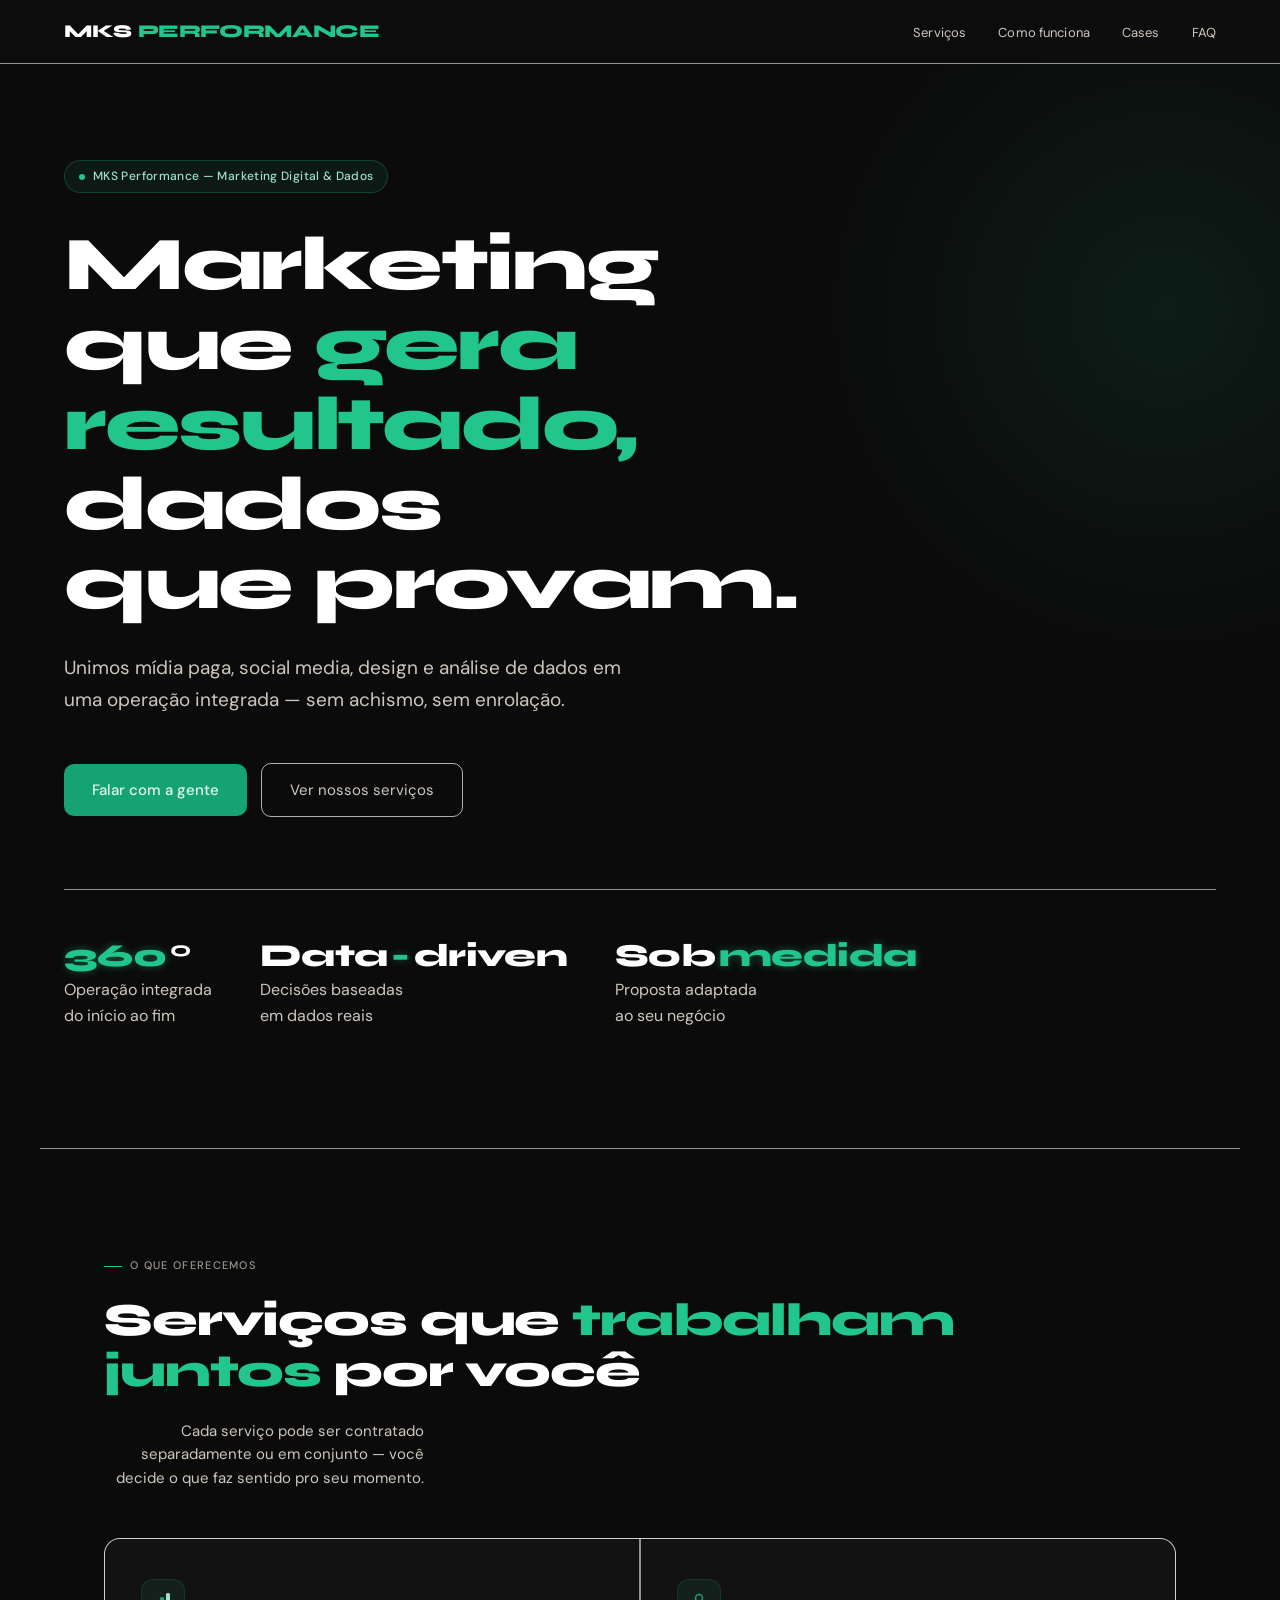
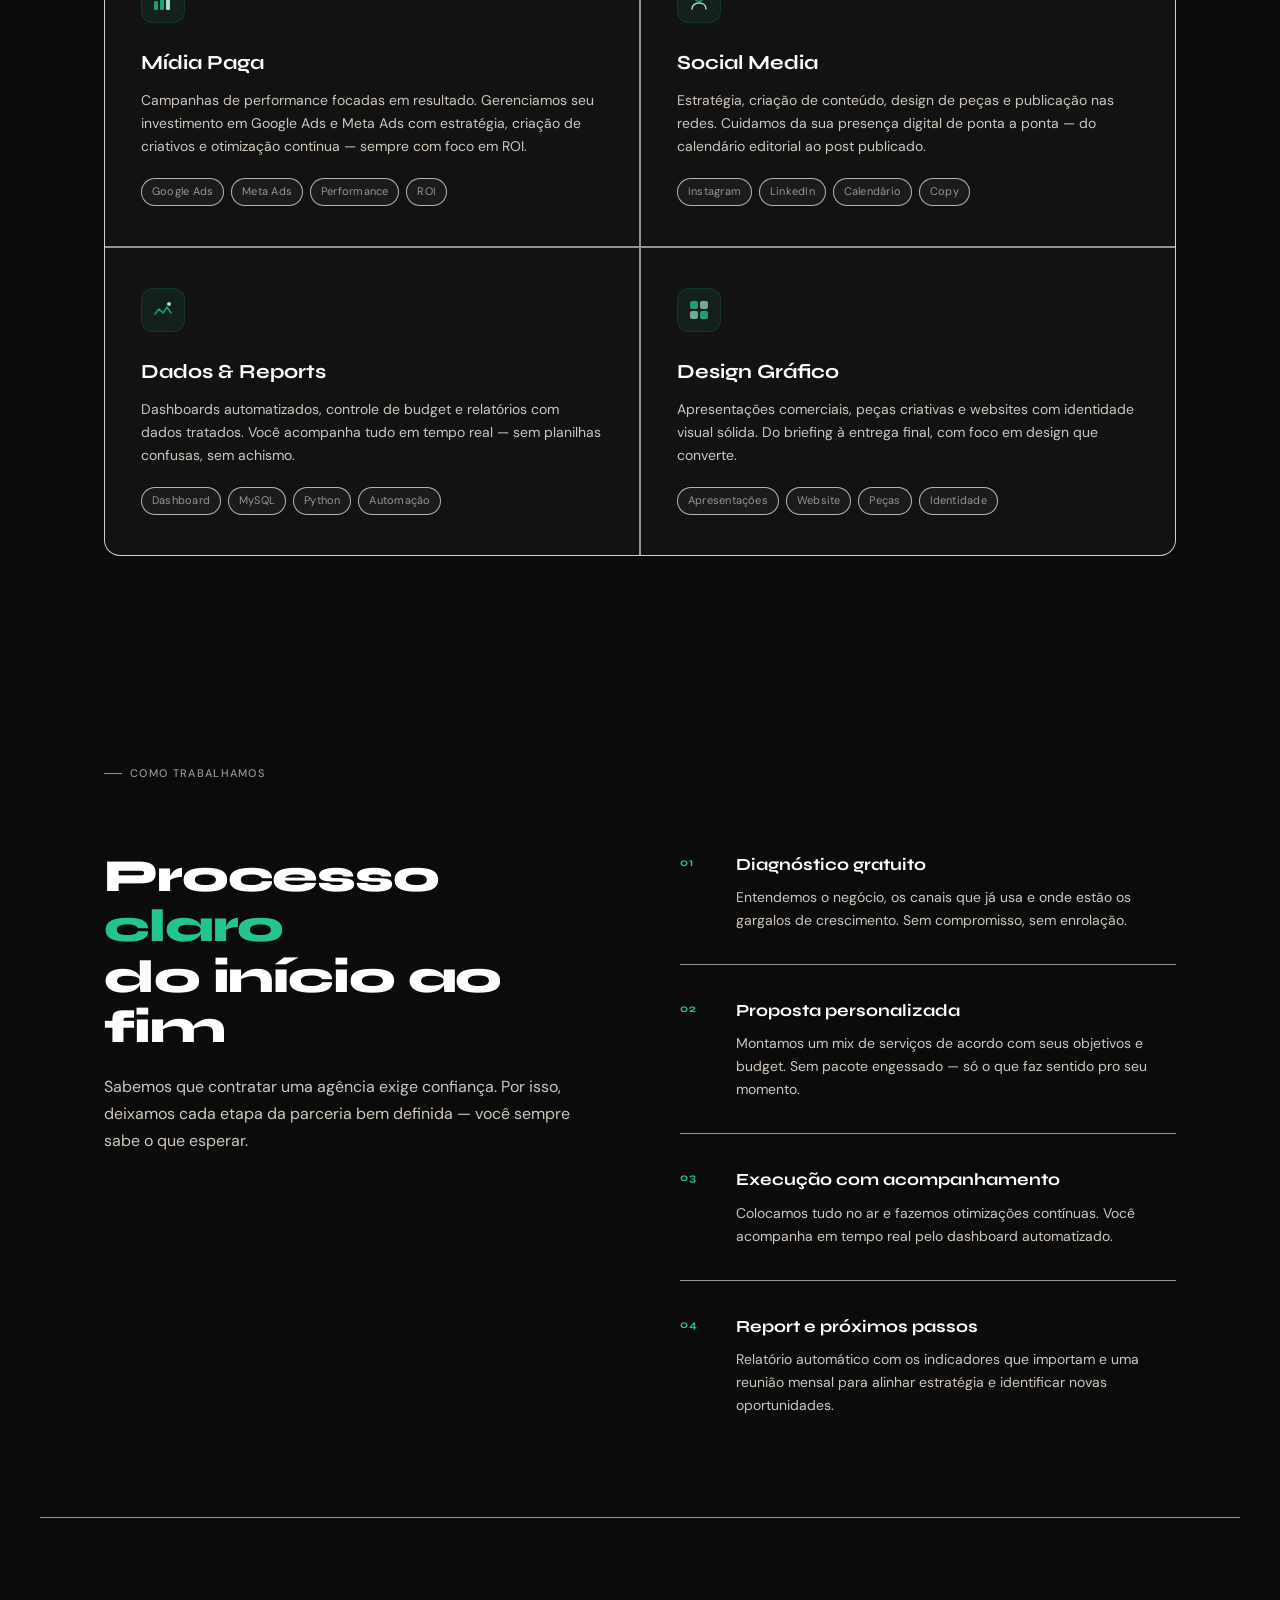
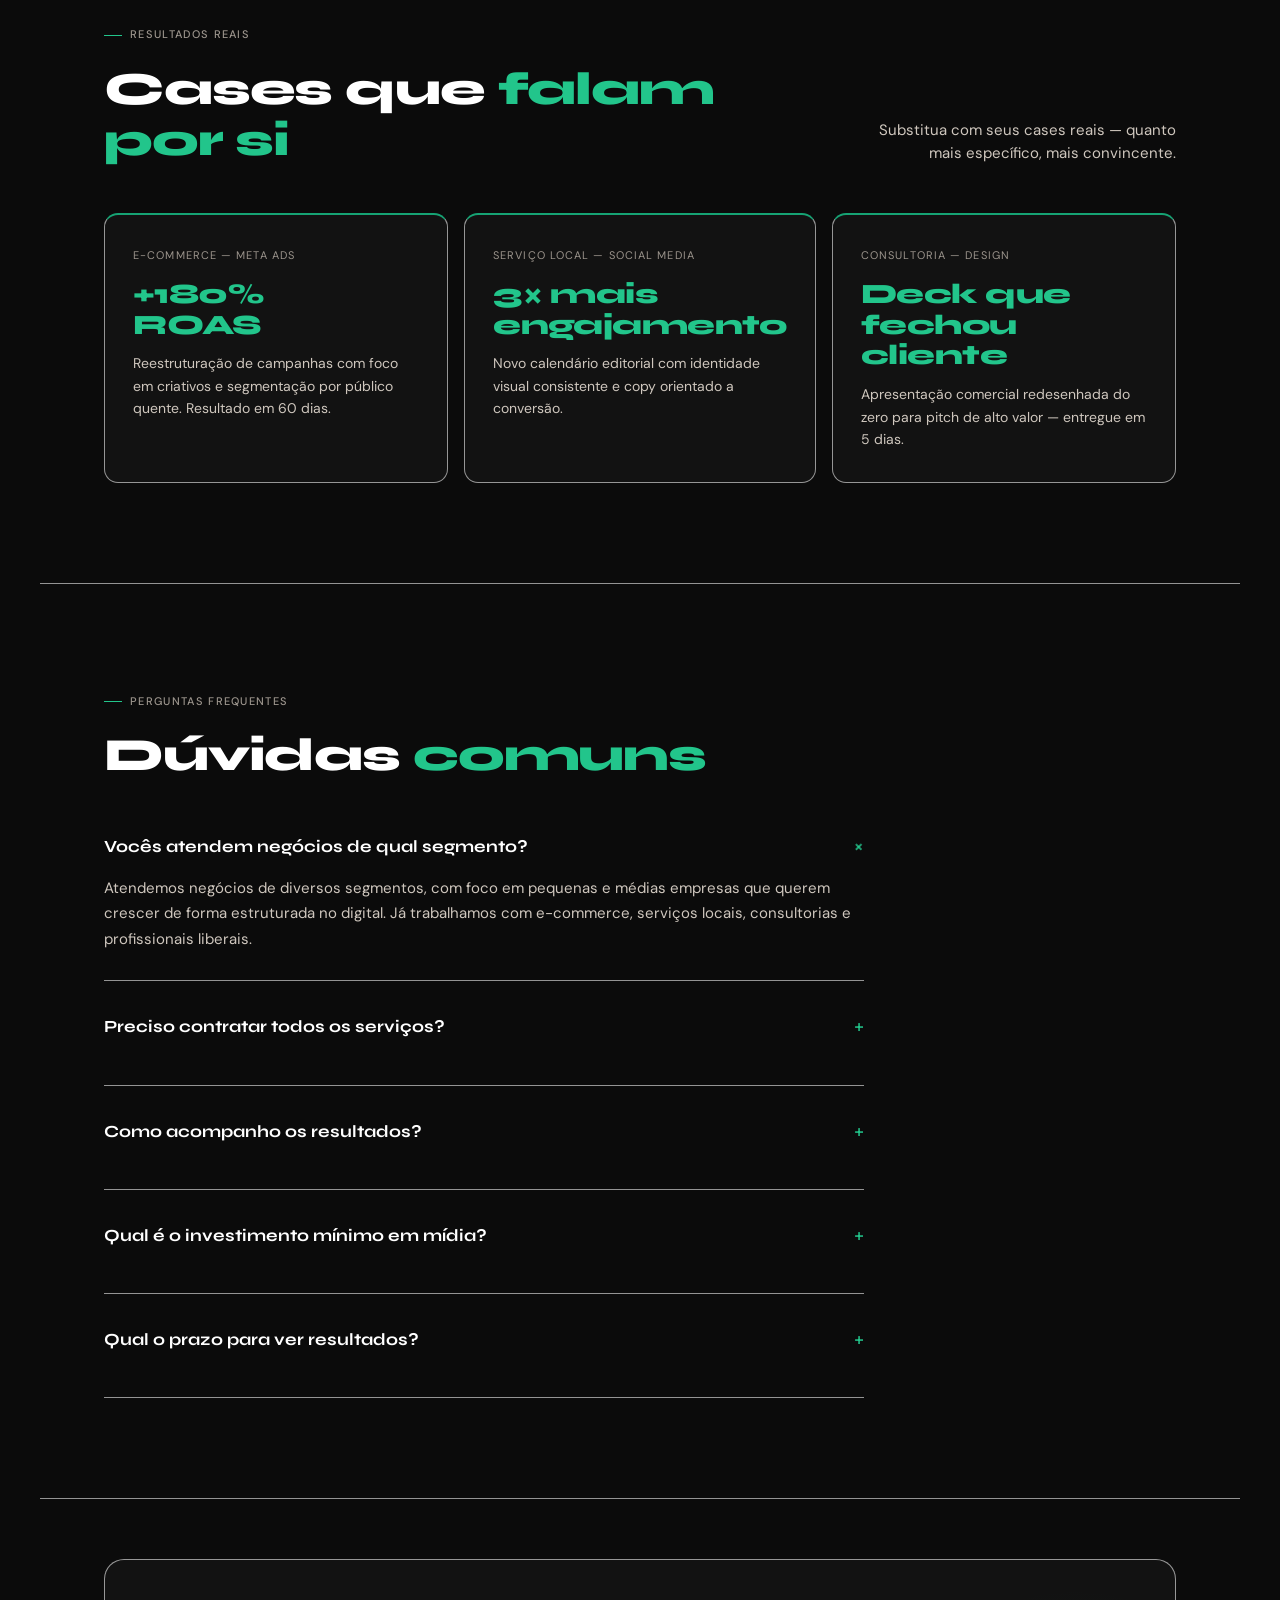
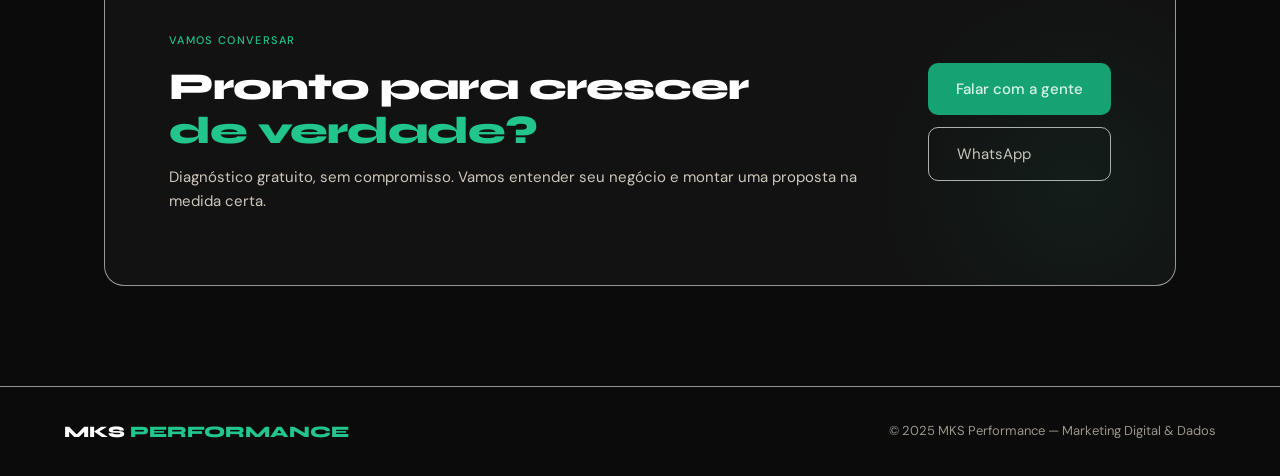
<file: index.html>
<!DOCTYPE html>
<html lang="pt-BR">
<head>
  <meta charset="UTF-8" />
  <meta name="viewport" content="width=device-width, initial-scale=1.0" />
  <title>MKS Performance — Marketing Digital & Dados</title>
  <link rel="preconnect" href="https://fonts.googleapis.com" />
  <link rel="preconnect" href="https://fonts.gstatic.com" crossorigin />
  <link href="https://fonts.googleapis.com/css2?family=Syne:wght@400;500;700;800&family=DM+Sans:ital,opsz,wght@0,9..40,300;0,9..40,400;0,9..40,500;1,9..40,300&display=swap" rel="stylesheet" />
  <style>
    *, *::before, *::after { box-sizing: border-box; margin: 0; padding: 0; }

    :root {
      --green-50: #E1F5EE;
      --green-100: #9FE1CB;
      --green-400: #22c58b; /* mais vivo */
      --green-600: #16a374;
      --green-800: #0f7a5c;
      --green-900: #0a5c47;

      --dark-bg: #0b0b0b;
      --dark-surface: #121212;
      --dark-surface2: #181818;

      --dark-border: rgba(255, 255, 255, 0.56);
      --dark-border-strong: rgba(255, 255, 255, 0.676);

      --text-primary: #ffffff;
      --text-secondary: #cfc7be; /* MAIS CLARO */
      --text-muted: #9b948c; /* MAIS VISÍVEL */
    }

    html { scroll-behavior: smooth; }

    body {
      font-family: 'DM Sans', sans-serif;
      background: var(--dark-bg);
      color: var(--text-primary);
      line-height: 1.6;
      overflow-x: hidden;
    }

    /* ── NAV ── */
    nav {
      position: fixed;
      top: 0; left: 0; right: 0;
      z-index: 100;
      display: flex;
      align-items: center;
      justify-content: space-between;
      padding: 0 5vw;
      height: 64px;
      background: rgba(13,13,13,0.85);
      backdrop-filter: blur(12px);
      border-bottom: 0.5px solid var(--dark-border);
    }

    .nav-logo {
      font-family: 'Syne', sans-serif;
      font-weight: 800;
      font-size: 18px;
      color: var(--text-primary);
      text-decoration: none;
      letter-spacing: -0.02em;
    }

    .nav-logo span { color: var(--green-400); }

    .nav-links {
      display: flex;
      gap: 32px;
      list-style: none;
    }

    .nav-links a {
      font-size: 13px;
      color: var(--text-secondary);
      text-decoration: none;
      transition: color 0.2s;
      letter-spacing: 0.01em;
    }

    .nav-links a:hover { color: var(--text-primary); }

    .nav-cta {
      background: var(--green-600);
      color: var(--green-50);
      border: none;
      padding: 9px 20px;
      border-radius: 8px;
      font-size: 13px;
      font-weight: 500;
      cursor: pointer;
      font-family: 'DM Sans', sans-serif;
      text-decoration: none;
      transition: background 0.2s;
    }

    .nav-cta:hover { background: var(--green-400); }

    .menu-toggle {
      display: none;
      background: none;
      border: none;
      color: var(--text-primary);
      font-size: 22px;
      cursor: pointer;
    }

    .menu-overlay {
      display: none;
      position: fixed;
      top: 0;
      left: 0;
      width: 100%;
      height: 100%;
      background: rgba(0, 0, 0, 0.5);
      z-index: 99;
      backdrop-filter: blur(4px);
      animation: fadeIn 0.2s ease;
    }

    .menu-overlay.active {
      display: block;
    }

    @keyframes fadeIn {
      from { opacity: 0; }
      to { opacity: 1; }
    }

    /* ── LAYOUT ── */
    section {
      padding: 100px 5vw;
      max-width: 1200px;
      margin: 0 auto;
    }

    section.full-bleed {
      max-width: 100%;
      padding-left: 5vw;
      padding-right: 5vw;
    }

    .section-divider {
      width: 100%;
      max-width: 1200px;
      margin: 0 auto;
      height: 0.5px;
      background: var(--dark-border);
    }

    /* ── LABELS ── */
    .label {
      display: inline-flex;
      align-items: center;
      gap: 8px;
      font-size: 11px;
      font-weight: 500;
      letter-spacing: 0.12em;
      text-transform: uppercase;
      color: var(--text-muted);
      margin-bottom: 20px;
    }

    .label::before {
      content: '';
      display: inline-block;
      width: 18px;
      height: 1px;
      background: var(--green-400);
    }

    /* Scroll margin para âncoras internas (fix do nav fixa) */
    #hero, #servicos, #processo, #cases, #faq, #contato {
      scroll-margin-top: 80px;
    }

    /* ── HERO ── */
    #hero {
      padding-top: 160px;
      padding-bottom: 120px;
      position: relative;
      overflow: hidden;
    }

    .hero-bg-circle {
      position: absolute;
      top: -200px;
      right: -300px;
      width: 700px;
      height: 700px;
      border-radius: 50%;
      background: radial-gradient(circle, rgba(29,158,117,0.12) 0%, transparent 70%);
      pointer-events: none;
    }

    .hero-tag {
      display: inline-flex;
      align-items: center;
      gap: 8px;
      background: rgba(29,158,117,0.1);
      border: 0.5px solid rgba(29,158,117,0.3);
      color: var(--green-100);
      font-size: 12px;
      font-weight: 500;
      padding: 6px 14px;
      border-radius: 99px;
      margin-bottom: 32px;
      letter-spacing: 0.03em;
    }

    .hero-tag-dot {
      width: 6px;
      height: 6px;
      border-radius: 50%;
      background: var(--green-400);
      animation: pulse 2s ease-in-out infinite;
    }

    @keyframes pulse {
      0%, 100% { opacity: 1; transform: scale(1); }
      50% { opacity: 0.5; transform: scale(0.8); }
    }

    h1 {
      font-family: 'Syne', sans-serif;
      font-size: clamp(42px, 6vw, 76px);
      font-weight: 800;
      line-height: 1.05;
      letter-spacing: -0.03em;
      margin-bottom: 28px;
      max-width: 820px;
    }

    h1 em {
      font-style: normal;
      color: var(--green-400);
    }

    .hero-sub {
      font-size: clamp(16px, 1.5vw, 19px);
      color: var(--text-secondary);
      line-height: 1.65;
      max-width: 560px;
      margin-bottom: 48px;
      font-weight: 400;
    }

    .hero-cta-row {
      display: flex;
      gap: 14px;
      flex-wrap: wrap;
      align-items: center;
    }

    .btn-primary {
      background: var(--green-600);
      color: var(--green-50);
      border: none;
      padding: 14px 28px;
      border-radius: 10px;
      font-size: 15px;
      font-weight: 500;
      cursor: pointer;
      font-family: 'DM Sans', sans-serif;
      text-decoration: none;
      display: inline-block;
      transition: background 0.2s, transform 0.15s;
    }

    .btn-primary:hover { background: var(--green-400); transform: translateY(-1px); }

    .btn-ghost {
      background: transparent;
      color: var(--text-secondary);
      border: 0.5px solid var(--dark-border-strong);
      padding: 14px 28px;
      border-radius: 10px;
      font-size: 15px;
      font-weight: 400;
      cursor: pointer;
      font-family: 'DM Sans', sans-serif;
      text-decoration: none;
      display: inline-block;
      transition: color 0.2s, border-color 0.2s;
    }

    .btn-ghost:hover { color: var(--text-primary); border-color: rgba(255,255,255,0.25); }
    
    .hero-stat {
      min-width: 140px;
    }

    .hero-stat-num {
      display: flex;
      align-items: baseline;
      gap: 4px;
    }

    .hero-stats {
      display: flex;
      gap: 48px;
      margin-top: 72px;
      padding-top: 48px;
      border-top: 0.5px solid var(--dark-border);
      flex-wrap: wrap;
      align-items: flex-start; /* garante alinhamento consistente */
    }

    .hero-stat-num {
      font-family: 'Syne', sans-serif;
      font-size: 32px;
      font-weight: 800;
      color: var(--text-primary);
      letter-spacing: -0.02em;
      line-height: 1.1;
      margin-bottom: 4px;
    }

    .hero-stat-num span {
      color: var(--green-400);
      text-shadow: 0 0 8px rgba(34,197,139,0.4);
    }

    .hero-stat-label {
      color: var(--text-secondary);
      font-weight: 400;
    }

    /* ── DIFERENCIAIS ── */
    .diff-grid {
      display: grid;
      grid-template-columns: repeat(3, 1fr);
      gap: 2px;
      background: var(--dark-border);
      border: 0.5px solid var(--dark-border);
      border-radius: 16px;
      overflow: hidden;
      margin-top: 48px;
    }

    .diff-card {
      background: var(--dark-surface);
      padding: 40px 32px;
      position: relative;
      transition: background 0.2s;
    }

    .diff-card:hover { background: var(--dark-surface2); }

    .diff-num {
      font-family: 'Syne', sans-serif;
      font-size: 11px;
      font-weight: 700;
      color: var(--green-400);
      letter-spacing: 0.1em;
      margin-bottom: 24px;
      opacity: 0.7;
    }

    .diff-title {
      font-family: 'Syne', sans-serif;
      font-size: 20px;
      font-weight: 700;
      color: var(--text-primary);
      margin-bottom: 12px;
      line-height: 1.2;
    }

    .diff-desc {
      font-size: 14px;
      color: var(--text-secondary);
      line-height: 1.65;
    }

    /* ── SERVIÇOS ── */
    .section-header {
      display: flex;
      justify-content: space-between;
      align-items: flex-end;
      margin-bottom: 48px;
      gap: 24px;
      flex-wrap: wrap;
    }

    h2 {
      font-family: 'Syne', sans-serif;
      font-size: clamp(30px, 4vw, 46px);
      font-weight: 800;
      letter-spacing: -0.025em;
      line-height: 1.1;
    }

    h2 em { font-style: normal; color: var(--green-400); }

    .section-note {
      font-size: 15px;
      color: var(--text-secondary);
      max-width: 320px;
      text-align: right;
      line-height: 1.55;
    }

    .services-grid {
      display: grid;
      grid-template-columns: repeat(2, 1fr);
      gap: 2px;
      background: var(--dark-border);
      border: 0.5px solid var(--dark-border);
      border-radius: 16px;
      overflow: hidden;
    }

    .service-card {
      background: var(--dark-surface);
      padding: 40px 36px;
      transition: background 0.2s;
    }

    .service-card:hover { background: var(--dark-surface2); }

    .service-icon {
      width: 44px;
      height: 44px;
      border-radius: 12px;
      background: rgba(29,158,117,0.1);
      border: 0.5px solid rgba(29,158,117,0.2);
      display: flex;
      align-items: center;
      justify-content: center;
      margin-bottom: 24px;
    }

    .service-name {
      font-family: 'Syne', sans-serif;
      font-size: 20px;
      font-weight: 700;
      color: var(--text-primary);
      margin-bottom: 10px;
    }

    .service-desc {
      font-size: 14px;
      color: var(--text-secondary);
      line-height: 1.65;
      margin-bottom: 20px;
    }

    .tags {
      display: flex;
      flex-wrap: wrap;
      gap: 7px;
    }

    .tag {
      font-size: 11px;
      background: rgba(255,255,255,0.04);
      color: var(--text-muted);
      padding: 4px 10px;
      border-radius: 99px;
      border: 0.5px solid var(--dark-border-strong);
      letter-spacing: 0.02em;
    }

    /* ── PROCESSO ── */
    #processo { background: var(--dark-bg); }

    .process-grid {
      display: grid;
      grid-template-columns: 1fr 1fr;
      gap: 0 80px;
      margin-top: 48px;
    }

    .process-intro {
      position: sticky;
      top: 100px;
      align-self: start;
    }

    .process-intro p {
      font-size: 16px;
      color: var(--text-secondary);
      line-height: 1.7;
      margin-top: 20px;
      font-weight: 400;
    }

    .process-steps {
      display: flex;
      flex-direction: column;
    }

    .step {
      display: flex;
      gap: 24px;
      padding: 32px 0;
      border-bottom: 0.5px solid var(--dark-border);
      align-items: flex-start;
    }

    .step:last-child { border-bottom: none; padding-bottom: 0; }
    .step:first-child { padding-top: 0; }

    .step-num {
      font-family: 'Syne', sans-serif;
      font-size: 11px;
      font-weight: 700;
      color: var(--green-400);
      letter-spacing: 0.08em;
      width: 32px;
      flex-shrink: 0;
      padding-top: 3px;
    }

    .step-content {}

    .step-title {
      font-family: 'Syne', sans-serif;
      font-size: 17px;
      font-weight: 700;
      color: var(--text-primary);
      margin-bottom: 8px;
    }

    .step-desc {
      font-size: 14px;
      color: var(--text-secondary);
      line-height: 1.65;
    }

    /* ── CASES ── */
    .cases-grid {
      display: grid;
      grid-template-columns: repeat(3, 1fr);
      gap: 16px;
      margin-top: 48px;
    }

    .case-card {
      background: var(--dark-surface);
      border: 0.5px solid var(--dark-border);
      border-radius: 14px;
      padding: 32px 28px;
      border-top: 2px solid var(--green-600);
      transition: border-top-color 0.2s, transform 0.2s;
    }

    .case-card:hover {
      border-top-color: var(--green-400);
      transform: translateY(-3px);
    }

    .case-client {
      font-size: 11px;
      text-transform: uppercase;
      letter-spacing: 0.1em;
      color: var(--text-muted);
      margin-bottom: 14px;
    }

    .case-result {
      font-family: 'Syne', sans-serif;
      font-size: 28px;
      font-weight: 800;
      color: var(--green-400);
      line-height: 1.1;
      letter-spacing: -0.02em;
      margin-bottom: 12px;
    }

    .case-desc {
      font-size: 14px;
      color: var(--text-secondary);
      line-height: 1.6;
    }

    /* ── FAQ ── */
    .faq-list {
      margin-top: 48px;
      max-width: 760px;
    }

    .faq-item {
      border-bottom: 0.5px solid var(--dark-border);
      padding: 28px 0;
    }

    .faq-item:first-child { padding-top: 0; }

    .faq-q {
      font-family: 'Syne', sans-serif;
      font-size: 17px;
      font-weight: 700;
      color: var(--text-primary);
      margin-bottom: 12px;
      cursor: pointer;
      display: flex;
      justify-content: space-between;
      align-items: center;
      gap: 16px;
      user-select: none;
    }

    .faq-q::after {
      content: '+';
      font-size: 22px;
      font-weight: 400;
      color: var(--green-400);
      flex-shrink: 0;
      transition: transform 0.2s;
    }

    .faq-item.open .faq-q::after { transform: rotate(45deg); }

    .faq-a {
      font-size: 15px;
      color: var(--text-secondary);
      line-height: 1.7;
      display: none;
      font-weight: 400;
    }

    .faq-item.open .faq-a { display: block; }

    /* ── CTA FINAL ── */
    #contato {
      padding: 60px 5vw 100px;
      max-width: 1200px;
      margin: 0 auto;
    }

    .cta-block {
      background: var(--dark-surface);
      border: 0.5px solid var(--dark-border);
      border-radius: 20px;
      padding: 72px 64px;
      display: grid;
      grid-template-columns: 1fr auto;
      gap: 40px;
      align-items: center;
      position: relative;
      overflow: hidden;
    }

    .cta-block::before {
      content: '';
      position: absolute;
      bottom: -100px;
      right: -100px;
      width: 400px;
      height: 400px;
      border-radius: 50%;
      background: radial-gradient(circle, rgba(29,158,117,0.08) 0%, transparent 70%);
      pointer-events: none;
    }

    .cta-label {
      font-size: 11px;
      text-transform: uppercase;
      letter-spacing: 0.12em;
      color: var(--green-400);
      margin-bottom: 16px;
      font-weight: 500;
    }

    .cta-title {
      font-family: 'Syne', sans-serif;
      font-size: clamp(26px, 3vw, 38px);
      font-weight: 800;
      line-height: 1.15;
      letter-spacing: -0.025em;
      margin-bottom: 12px;
    }

    .cta-title em { font-style: normal; color: var(--green-400); }

    .cta-sub {
      font-size: 15px;
      color: var(--text-secondary);
      line-height: 1.6;
      font-weight: 400;
    }

    .cta-actions {
      display: flex;
      flex-direction: column;
      gap: 12px;
      flex-shrink: 0;
    }

    /* ── FOOTER ── */
    footer {
      border-top: 0.5px solid var(--dark-border);
      padding: 32px 5vw;
      display: flex;
      justify-content: space-between;
      align-items: center;
      max-width: 100%;
      flex-wrap: wrap;
      gap: 16px;
    }

    .footer-logo {
      font-family: 'Syne', sans-serif;
      font-weight: 800;
      font-size: 16px;
      color: var(--text-primary);
      text-decoration: none;
    }

    .footer-logo span { color: var(--green-400); }

    footer p {
      font-size: 13px;
      color: var(--text-muted);
    }

    /* ── ANIMATIONS ── */
    @keyframes fadeUp {
      from { opacity: 0; transform: translateY(24px); }
      to { opacity: 1; transform: translateY(0); }
    }

    .fade-up {
      opacity: 0;
      animation: fadeUp 0.65s ease forwards;
    }

    .fade-up:nth-child(1) { animation-delay: 0.05s; }
    .fade-up:nth-child(2) { animation-delay: 0.15s; }
    .fade-up:nth-child(3) { animation-delay: 0.25s; }
    .fade-up:nth-child(4) { animation-delay: 0.35s; }
    .fade-up:nth-child(5) { animation-delay: 0.45s; }

    /* ── RESPONSIVE ── */
    @media (max-width: 768px) {
      nav { padding: 0 24px; }
      .nav-links { display: none; }
      .nav-links.active {
        display: flex;
      }

      section { padding: 72px 24px; }
      #hero { padding-top: 120px; padding-bottom: 72px; }
      #contato { padding: 40px 24px 72px; }

      h1 { font-size: 38px; }
      h2 { font-size: 30px; }

      .diff-grid { grid-template-columns: 1fr; }
      .services-grid { grid-template-columns: 1fr; }
      .cases-grid { grid-template-columns: 1fr; }
      .process-grid { grid-template-columns: 1fr; gap: 40px; }
      .process-intro { position: static; }

      .cta-block {
        grid-template-columns: 1fr;
        padding: 40px 28px;
      }

      .cta-actions { flex-direction: row; flex-wrap: wrap; }

      .hero-stats { 
        gap: 24px;
        flex-direction: column;
      }
      .section-note { text-align: left; max-width: 100%; }
      .nav-links {
        position: fixed;
        top: 64px;
        right: -100%;
        width: 220px;
        height: calc(100vh - 64px);
        background: var(--dark-surface);
        flex-direction: column;
        padding: 24px;
        gap: 20px;
        transition: right 0.3s ease;
        border-left: 0.5px solid var(--dark-border);
        box-shadow: -2px 0 20px rgba(0, 0, 0, 0.5);
      }

      .nav-links.active {
        right: 0;
      }

      .menu-toggle {
        display: block;
      }

    }

    /* Responsivo para tablet (1024px) */
    @media (max-width: 1024px) and (min-width: 768px) {
      .cases-grid {
        grid-template-columns: repeat(2, 1fr);
      }
    }
  </style>
</head>
<body>

  <!-- NAV -->
  <nav>
    <a href="#" class="nav-logo">MKS <span>PERFORMANCE</span></a>
    <ul class="nav-links">
      <li><a href="#servicos">Serviços</a></li>
      <li><a href="#processo">Como funciona</a></li>
      <li><a href="#cases">Cases</a></li>
      <li><a href="#faq">FAQ</a></li>
    </ul>

    <button class="menu-toggle" onclick="toggleMenu()">☰</button>

  </nav>
  
  <div class="menu-overlay"></div>

  <!-- HERO -->
  <section id="hero" class="full-bleed">
    <div style="max-width:1200px; margin:0 auto; position:relative;">
      <div class="hero-bg-circle"></div>
      <div class="hero-tag fade-up">
        <span class="hero-tag-dot"></span>
        MKS Performance — Marketing Digital &amp; Dados
      </div>
      <h1 class="fade-up">Marketing que <em>gera<br>resultado,</em> dados<br>que provam.</h1>
      <p class="hero-sub fade-up">
        Unimos mídia paga, social media, design e análise de dados em uma operação integrada — sem achismo, sem enrolação.
      </p>
      <div class="hero-cta-row fade-up">
        <a href="contato.html" class="btn-primary">Falar com a gente</a>
        <a href="#servicos" class="btn-ghost">Ver nossos serviços</a>
      </div>
      <div class="hero-stats fade-up">
        <div class="hero-stat">
          <div class="hero-stat-num"><span>360</span>°</div>
          <div class="hero-stat-label">Operação integrada<br>do início ao fim</div>
        </div>

        <div class="hero-stat">
          <div class="hero-stat-num">Data<span>-</span>driven</div>
          <div class="hero-stat-label">Decisões baseadas<br>em dados reais</div>
        </div>

        <div class="hero-stat">
          <div class="hero-stat-num">Sob <span>medida</span></div>
          <div class="hero-stat-label">Proposta adaptada<br>ao seu negócio</div>
        </div>
      </div>
    </div>
  </section>

  <div class="section-divider"></div>

  <!-- SERVIÇOS -->
  <section id="servicos">
    <div class="label">O que oferecemos</div>
    <div class="section-header">
      <h2>Serviços que <em>trabalham<br>juntos</em> por você</h2>
      <p class="section-note">Cada serviço pode ser contratado separadamente ou em conjunto — você decide o que faz sentido pro seu momento.</p>
    </div>

    <div class="services-grid">

      <div class="service-card">
        <div class="service-icon">
          <svg width="20" height="20" viewBox="0 0 20 20" fill="none">
            <rect x="1" y="10" width="4" height="9" rx="1.5" fill="#1D9E75"/>
            <rect x="7" y="6" width="4" height="13" rx="1.5" fill="#1D9E75"/>
            <rect x="13" y="2" width="4" height="17" rx="1.5" fill="#9FE1CB"/>
          </svg>
        </div>
        <div class="service-name">Mídia Paga</div>
        <div class="service-desc">Campanhas de performance focadas em resultado. Gerenciamos seu investimento em Google Ads e Meta Ads com estratégia, criação de criativos e otimização contínua — sempre com foco em ROI.</div>
        <div class="tags">
          <span class="tag">Google Ads</span>
          <span class="tag">Meta Ads</span>
          <span class="tag">Performance</span>
          <span class="tag">ROI</span>
        </div>
      </div>

      <div class="service-card">
        <div class="service-icon">
          <svg width="20" height="20" viewBox="0 0 20 20" fill="none">
            <circle cx="10" cy="7" r="3.5" stroke="#1D9E75" stroke-width="1.5"/>
            <path d="M3 18c0-3.866 3.134-6 7-6s7 2.134 7 6" stroke="#9FE1CB" stroke-width="1.5" stroke-linecap="round"/>
          </svg>
        </div>
        <div class="service-name">Social Media</div>
        <div class="service-desc">Estratégia, criação de conteúdo, design de peças e publicação nas redes. Cuidamos da sua presença digital de ponta a ponta — do calendário editorial ao post publicado.</div>
        <div class="tags">
          <span class="tag">Instagram</span>
          <span class="tag">LinkedIn</span>
          <span class="tag">Calendário</span>
          <span class="tag">Copy</span>
        </div>
      </div>

      <div class="service-card">
        <div class="service-icon">
          <svg width="20" height="20" viewBox="0 0 20 20" fill="none">
            <path d="M2 14L6 9l4 4 4-6 4 6" stroke="#1D9E75" stroke-width="1.5" stroke-linecap="round" stroke-linejoin="round"/>
            <circle cx="16" cy="4" r="2" fill="#9FE1CB"/>
          </svg>
        </div>
        <div class="service-name">Dados &amp; Reports</div>
        <div class="service-desc">Dashboards automatizados, controle de budget e relatórios com dados tratados. Você acompanha tudo em tempo real — sem planilhas confusas, sem achismo.</div>
        <div class="tags">
          <span class="tag">Dashboard</span>
          <span class="tag">MySQL</span>
          <span class="tag">Python</span>
          <span class="tag">Automação</span>
        </div>
      </div>

      <div class="service-card">
        <div class="service-icon">
          <svg width="20" height="20" viewBox="0 0 20 20" fill="none">
            <rect x="1" y="1" width="8" height="8" rx="2" fill="#1D9E75"/>
            <rect x="11" y="1" width="8" height="8" rx="2" fill="#9FE1CB" opacity="0.7"/>
            <rect x="1" y="11" width="8" height="8" rx="2" fill="#9FE1CB" opacity="0.7"/>
            <rect x="11" y="11" width="8" height="8" rx="2" fill="#1D9E75"/>
          </svg>
        </div>
        <div class="service-name">Design Gráfico</div>
        <div class="service-desc">Apresentações comerciais, peças criativas e websites com identidade visual sólida. Do briefing à entrega final, com foco em design que converte.</div>
        <div class="tags">
          <span class="tag">Apresentações</span>
          <span class="tag">Website</span>
          <span class="tag">Peças</span>
          <span class="tag">Identidade</span>
        </div>
      </div>

    </div>
  </section>

  <div class="section-divider"></div>

  <!-- PROCESSO -->
  <section id="processo">
    <div class="label">Como trabalhamos</div>
    <div class="process-grid">

      <div class="process-intro">
        <h2>Processo <em>claro</em><br>do início ao fim</h2>
        <p>Sabemos que contratar uma agência exige confiança. Por isso, deixamos cada etapa da parceria bem definida — você sempre sabe o que esperar.</p>
      </div>

      <div class="process-steps">
        <div class="step">
          <div class="step-num">01</div>
          <div class="step-content">
            <div class="step-title">Diagnóstico gratuito</div>
            <div class="step-desc">Entendemos o negócio, os canais que já usa e onde estão os gargalos de crescimento. Sem compromisso, sem enrolação.</div>
          </div>
        </div>
        <div class="step">
          <div class="step-num">02</div>
          <div class="step-content">
            <div class="step-title">Proposta personalizada</div>
            <div class="step-desc">Montamos um mix de serviços de acordo com seus objetivos e budget. Sem pacote engessado — só o que faz sentido pro seu momento.</div>
          </div>
        </div>
        <div class="step">
          <div class="step-num">03</div>
          <div class="step-content">
            <div class="step-title">Execução com acompanhamento</div>
            <div class="step-desc">Colocamos tudo no ar e fazemos otimizações contínuas. Você acompanha em tempo real pelo dashboard automatizado.</div>
          </div>
        </div>
        <div class="step">
          <div class="step-num">04</div>
          <div class="step-content">
            <div class="step-title">Report e próximos passos</div>
            <div class="step-desc">Relatório automático com os indicadores que importam e uma reunião mensal para alinhar estratégia e identificar novas oportunidades.</div>
          </div>
        </div>
      </div>

    </div>
  </section>

  <div class="section-divider"></div>

  <!-- CASES -->
  <section id="cases">
    <div class="label">Resultados reais</div>
    <div class="section-header">
      <h2>Cases que <em>falam<br>por si</em></h2>
      <p class="section-note">Substitua com seus cases reais — quanto mais específico, mais convincente.</p>
    </div>

    <div class="cases-grid">
      <div class="case-card">
        <div class="case-client">E-commerce — Meta Ads</div>
        <div class="case-result">+180%<br>ROAS</div>
        <div class="case-desc">Reestruturação de campanhas com foco em criativos e segmentação por público quente. Resultado em 60 dias.</div>
      </div>
      <div class="case-card">
        <div class="case-client">Serviço local — Social Media</div>
        <div class="case-result">3× mais<br>engajamento</div>
        <div class="case-desc">Novo calendário editorial com identidade visual consistente e copy orientado a conversão.</div>
      </div>
      <div class="case-card">
        <div class="case-client">Consultoria — Design</div>
        <div class="case-result">Deck que<br>fechou cliente</div>
        <div class="case-desc">Apresentação comercial redesenhada do zero para pitch de alto valor — entregue em 5 dias.</div>
      </div>
    </div>
  </section>

  <div class="section-divider"></div>

  <!-- FAQ -->
  <section id="faq">
    <div class="label">Perguntas frequentes</div>
    <h2>Dúvidas <em>comuns</em></h2>

    <div class="faq-list">
      <div class="faq-item open">
        <div class="faq-q" onclick="toggleFaq(this)">Vocês atendem negócios de qual segmento?</div>
        <div class="faq-a">Atendemos negócios de diversos segmentos, com foco em pequenas e médias empresas que querem crescer de forma estruturada no digital. Já trabalhamos com e-commerce, serviços locais, consultorias e profissionais liberais.</div>
      </div>
      <div class="faq-item">
        <div class="faq-q" onclick="toggleFaq(this)">Preciso contratar todos os serviços?</div>
        <div class="faq-a">Não. Cada proposta é montada com base na necessidade real do cliente. Você pode começar com um serviço e expandir conforme os resultados aparecem — sem fidelidade mínima engessada.</div>
      </div>
      <div class="faq-item">
        <div class="faq-q" onclick="toggleFaq(this)">Como acompanho os resultados?</div>
        <div class="faq-a">Todos os clientes têm acesso a um dashboard atualizado automaticamente com os principais indicadores. Além disso, fazemos uma reunião mensal de alinhamento para discutir os resultados e os próximos passos.</div>
      </div>
      <div class="faq-item">
        <div class="faq-q" onclick="toggleFaq(this)">Qual é o investimento mínimo em mídia?</div>
        <div class="faq-a">Isso varia de acordo com o objetivo e o canal. Na proposta, indicamos o investimento ideal para o seu caso — sem inflar o budget desnecessariamente. Trabalhamos com negócios em diferentes estágios de maturidade digital.</div>
      </div>
      <div class="faq-item">
        <div class="faq-q" onclick="toggleFaq(this)">Qual o prazo para ver resultados?</div>
        <div class="faq-a">Depende do serviço. Em mídia paga, os primeiros dados aparecem em dias — resultados consistentes costumam se estabelecer em 30 a 60 dias. Social media e design têm entregas mais imediatas. Tudo isso é discutido na proposta.</div>
      </div>
    </div>
  </section>

  <div class="section-divider"></div>

  <!-- CTA FINAL -->
  <section id="contato" style="padding-top: 60px;">
    <div class="cta-block">
      <div>
        <div class="cta-label">Vamos conversar</div>
        <div class="cta-title">Pronto para crescer<br><em>de verdade?</em></div>
        <p class="cta-sub">Diagnóstico gratuito, sem compromisso. Vamos entender seu negócio e montar uma proposta na medida certa.</p>
      </div>
      <div class="cta-actions">
        <a href="contato.html" class="btn-primary">Falar com a gente</a>
        <a href="https://wa.me/551145678901" class="btn-ghost">WhatsApp</a>
      </div>
    </div>
  </section>

  <!-- FOOTER -->
  <footer>
    <a href="#" class="footer-logo">MKS <span>PERFORMANCE</span></a>
    <p>© 2025 MKS Performance — Marketing Digital &amp; Dados</p>
  </footer>



  <script>
    function toggleMenu() {
      const nav = document.querySelector('.nav-links');
      const overlay = document.querySelector('.menu-overlay');

      nav.classList.toggle('active');

      if (overlay) {
        overlay.classList.toggle('active');
      }
    }

    function closeMenu() {
      const nav = document.querySelector('.nav-links');
      const overlay = document.querySelector('.menu-overlay');

      if (nav) nav.classList.remove('active');
      if (overlay) overlay.classList.remove('active');
    }

    function toggleFaq(el) {
      const item = el.parentElement;
      item.classList.toggle('open');
    }

    // Fecha menu ao clicar em qualquer link
    document.querySelectorAll('.nav-links a').forEach(link => {
      link.addEventListener('click', closeMenu);
    });

    // Fecha menu ao clicar fora (overlay)
    const overlay = document.querySelector('.menu-overlay');
    if (overlay) {
      overlay.addEventListener('click', closeMenu);
    }

    // Intersection Observer para animações ao scroll
    const observer = new IntersectionObserver((entries) => {
      entries.forEach(entry => {
        if (entry.isIntersecting) {
          entry.target.style.opacity = '1';
          entry.target.style.transform = 'translateY(0)';
        }
      });
    }, { threshold: 0.1 });

    document.querySelectorAll('.service-card, .diff-card, .case-card, .step').forEach(el => {
      el.style.opacity = '0';
      el.style.transform = 'translateY(20px)';
      el.style.transition = 'opacity 0.5s ease, transform 0.5s ease';
      observer.observe(el);
    });
  </script>

</body>
</html>
</file>
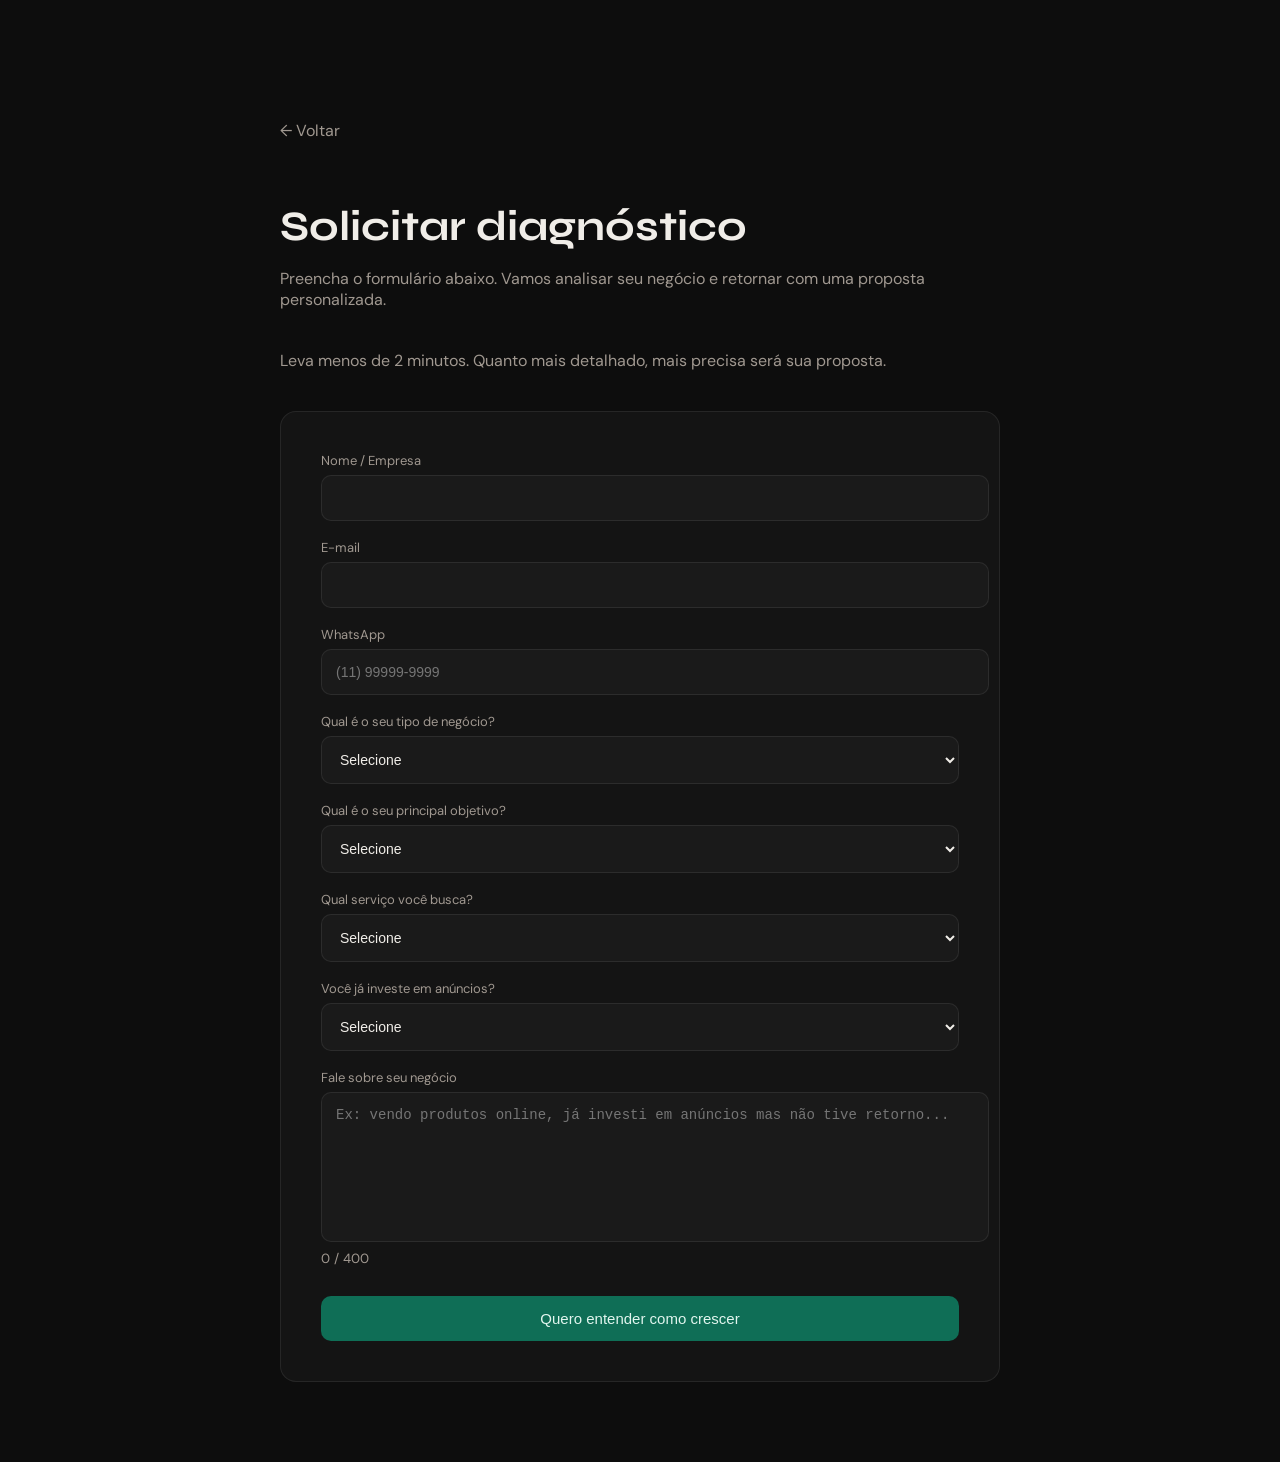
<file: contato.html>
<!DOCTYPE html>
<html lang="pt-BR">
<head>
  <meta charset="UTF-8">
  <meta name="viewport" content="width=device-width, initial-scale=1.0">
  <title>Contato — MKS Performance</title>

  <link href="https://fonts.googleapis.com/css2?family=Syne:wght@400;700;800&family=DM+Sans:wght@300;400;500&display=swap" rel="stylesheet">

  <style>
    body {
      font-family: 'DM Sans', sans-serif;
      background: #0d0d0d;
      color: #f0ede8;
      margin: 0;
    }

    .container {
      max-width: 720px;
      margin: 0 auto;
      padding: 120px 24px 80px;
    }

    h1 {
      font-family: 'Syne', sans-serif;
      font-size: 42px;
      margin-bottom: 16px;
    }

    p {
      color: #a09890;
      margin-bottom: 40px;
    }

    .form-card {
      background: #141414;
      border: 1px solid rgba(255,255,255,0.08);
      border-radius: 16px;
      padding: 40px;
    }

    .form-group {
      margin-bottom: 18px;
    }

    label {
      display: block;
      font-size: 13px;
      margin-bottom: 6px;
      color: #a09890;
    }

    input, textarea, select {
      width: 100%;
      background: #1a1a1a;
      border: 1px solid rgba(255,255,255,0.08);
      border-radius: 10px;
      padding: 14px;
      color: #f0ede8;
      font-size: 14px;
      outline: none;
    }

    input:focus, textarea:focus, select:focus {
      border-color: #1D9E75;
    }

    textarea {
      resize: none;
      min-height: 120px;
    }

    .hidden {
      display: none;
    }

    .btn-primary {
      background: #0F6E56;
      color: #E1F5EE;
      border: none;
      padding: 14px 28px;
      border-radius: 10px;
      font-size: 15px;
      cursor: pointer;
      width: 100%;
      transition: 0.2s;
      margin-top: 10px;
    }

    .btn-primary:hover {
      background: #1D9E75;
    }

    .back-link {
      display: inline-block;
      margin-bottom: 32px;
      color: #a09890;
      text-decoration: none;
    }

    .back-link:hover {
      color: #f0ede8;
    }
  </style>
</head>

<body>

  <div class="container">
    <a href="index.html" class="back-link">← Voltar</a>

    <h1>Solicitar diagnóstico</h1>
    <p>Preencha o formulário abaixo. Vamos analisar seu negócio e retornar com uma proposta personalizada.</p>
    <p> Leva menos de 2 minutos. Quanto mais detalhado, mais precisa será sua proposta. </p>

    <div class="form-card">
      <form id="lead-form">
          <input type="hidden" name="origem" value="site_mks">
          <input type="text" name="_gotcha" style="display:none">
          <input type="hidden" name="_subject" value="Novo lead - Site MKS">

        <!-- DADOS BÁSICOS -->
        <div class="form-group">
          <label>Nome / Empresa</label>
          <input type="text" name="nome" required>
        </div>

        <div class="form-group">
          <label>E-mail</label>
          <input type="email" name="email" required>
        </div>

        <div class="form-group">
          <label>WhatsApp</label>
          <input type="tel" name="whatsapp" placeholder="(11) 99999-9999" required>
        </div>

        <!-- NEGÓCIO -->
        <div class="form-group">
          <label>Qual é o seu tipo de negócio?</label>
          <select name="tipo_negocio" required>
            <option value="">Selecione</option>
            <option>E-commerce</option>
            <option>Serviço local</option>
            <option>Infoproduto</option>
            <option>Empresa B2B</option>
            <option>Outro</option>
          </select>
        </div>

        <div class="form-group">
          <label>Qual é o seu principal objetivo?</label>
          <select name="objetivo" required>
            <option value="">Selecione</option>
            <option>Gerar mais leads</option>
            <option>Aumentar vendas</option>
            <option>Melhorar posicionamento</option>
            <option>Escalar operação</option>
          </select>
        </div>

        <!-- Serviço -->
        <div class="form-group">
          <label>Qual serviço você busca?</label>
          <select name="servico" id="servico">
            <option value="">Selecione</option>
            <option>Mídia Paga</option>
            <option>Social Media</option>
            <option>Dados & Dashboards</option>
            <option>Design</option>
          </select>
        </div>

        <!-- Condicional de Valor de Investimento -->
        <div class="form-group">
            <label>Você já investe em anúncios?</label>
            <select id="investe-hoje" name="investe_hoje" required>
            <option value="">Selecione</option>
            <option value="sim">Sim, já invisto</option>
            <option value="nao">Não, pretendo começar</option>
            </select>
        </div>

        <div class="form-group hidden" id="investimento-atual">
            <label>Quanto você investe hoje? (mensal)</label>
            <select id="faixa-investimento" name="faixa_investimento">
            <option value="">Selecione</option>
            <option>Não invisto</option>
            <option>Até R$1.000</option>
            <option>R$1.000 - R$5.000</option>
            <option>R$5.000+</option>
            </select>
        </div>

        <div class="form-group hidden" id="investimento-futuro">
            <label>Quanto pretende investir?</label>
            <select id="investimento_futuro" name="investimento_futuro">
            <option value="">Selecione</option>
            <option>Até R$1.000</option>
            <option>R$1.000 - R$3.000</option>
            <option>R$3.000+</option>
            <option>Ainda não sei</option>
            </select>
        </div>

        <div class="form-group hidden" id="valor-exato">
            <label>Valor aproximado de investimento (opcional, ajuda na análise)</label>
            <input type="number" name="valor_exato" placeholder="Ex: 2500">
        </div>


        <!-- Mensagem -->
        <div class="form-group">
        <label>Fale sobre seu negócio</label>
        <textarea 
            name="mensagem" 
            id="mensagem"
            maxlength="400"
            placeholder="Ex: vendo produtos online, já investi em anúncios mas não tive retorno..."
        ></textarea>
        <small id="contador-mensagem" style="color:#a09890;">0 / 400</small>
        </div>

        <button type="submit" class="btn-primary">
          Quero entender como crescer
        </button>

      </form>
    </div>  
  </div>
  
    <script>
    const form = document.getElementById('lead-form');
    const servico = document.getElementById('servico');

    const investeHoje = document.getElementById('investe-hoje');
    const investimentoAtual = document.getElementById('investimento-atual');
    const investimentoFuturo = document.getElementById('investimento-futuro');
    const valorExato = document.getElementById('valor-exato');

    // Resetar tudo quando mudar o serviço
    servico.addEventListener('change', () => {
        investimentoAtual.classList.add('hidden');
        investimentoFuturo.classList.add('hidden');
        valorExato.classList.add('hidden');
        investeHoje.value = "";
    });

    // Lógica de exibição
    investeHoje.addEventListener('change', () => {
        investimentoAtual.classList.add('hidden');
        investimentoFuturo.classList.add('hidden');
        valorExato.classList.add('hidden');

        if (investeHoje.value === "sim") {
        investimentoAtual.classList.remove('hidden');
        valorExato.classList.remove('hidden');
        }

        if (investeHoje.value === "nao") {
        investimentoFuturo.classList.remove('hidden');
        valorExato.classList.remove('hidden');
        }
    });

    // ENVIO VIA POST
    form.addEventListener('submit', async (e) => {
        e.preventDefault();

        const button = form.querySelector('button[type="submit"]');
        const textoOriginal = button.innerText;

        button.disabled = true;
        button.innerText = 'Enviando...';

        const formData = new FormData(form);
        const data = Object.fromEntries(formData.entries());

        try {
            const res = await fetch('https://formspree.io/f/mnjwnqjk', {
                method: 'POST',
                headers: {
                    'Content-Type': 'application/json',
                    'Accept': 'application/json'
                },
                body: JSON.stringify(data)
            });

            const result = await res.json();
            console.log(result);

            if (res.ok) {
                button.innerText = 'Enviado!';
                form.reset();

                investimentoAtual.classList.add('hidden');
                investimentoFuturo.classList.add('hidden');
                valorExato.classList.add('hidden');
                contador.innerText = '0 / 400';
                contador.style.color = '#a09890';

                setTimeout(() => {
                    button.innerText = textoOriginal;
                    button.disabled = false;
                }, 2500);
            } else {
                console.error(result);
                button.innerText = 'Erro ao enviar';
                button.disabled = false;
            }
        } catch (error) {
            console.error(error);
            button.innerText = 'Erro ao enviar';
            button.disabled = false;
        }
    });
    // Logica para Limitar Mensagem
    const mensagem = document.getElementById('mensagem');
    const contador = document.getElementById('contador-mensagem');

    // Atualiza contador em tempo real
    mensagem.addEventListener('input', () => {
    const length = mensagem.value.length;
    contador.innerText = `${length} / 400`;

    // Feedback visual quando estiver próximo do limite
    if (length > 370) {
        contador.style.color = '#ffb020'; // amarelo
    }
    else {
        contador.style.color = '#a09890';
    }
    });
    </script>

</body>
</html>
</file>
